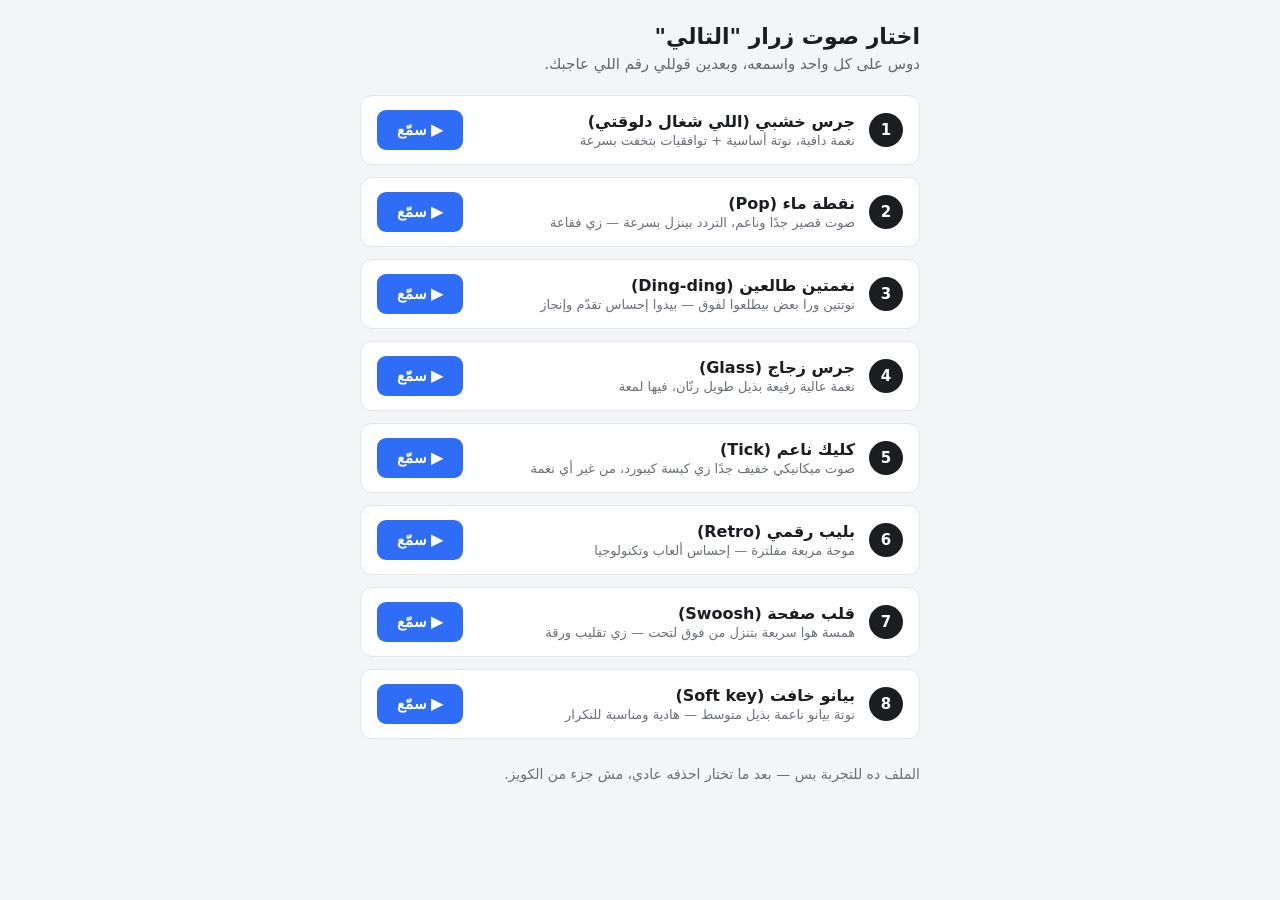
<file: sound-test.html>
<!doctype html>
<html lang="ar" dir="rtl">
  <head>
    <meta charset="UTF-8" />
    <meta name="viewport" content="width=device-width, initial-scale=1.0" />
    <title>اختار صوت زرار التالي</title>
    <style>
      body {
        font-family: system-ui, "Segoe UI", Tahoma, sans-serif;
        background: #f4f5f7;
        color: #1c1d21;
        margin: 0;
        padding: 24px 16px 48px;
      }
      .wrap { max-width: 560px; margin: 0 auto; }
      h1 { font-size: 22px; margin: 0 0 6px; }
      p.hint { color: #666; margin: 0 0 22px; font-size: 15px; }
      .card {
        display: flex;
        align-items: center;
        gap: 14px;
        background: #fff;
        border: 1px solid #e3e5e9;
        border-radius: 12px;
        padding: 14px 16px;
        margin-bottom: 12px;
      }
      .num {
        flex: none;
        width: 34px; height: 34px;
        border-radius: 50%;
        background: #1c1d21; color: #fff;
        display: grid; place-items: center;
        font-weight: 700; font-size: 15px;
      }
      .meta { flex: 1; }
      .name { font-weight: 700; font-size: 16px; }
      .desc { color: #6b6f76; font-size: 13px; margin-top: 2px; }
      button.play {
        flex: none;
        background: #2f6df6; color: #fff;
        border: 0; border-radius: 9px;
        padding: 11px 20px;
        font-size: 15px; font-weight: 600;
        cursor: pointer;
      }
      button.play:active { transform: scale(0.97); }
      .footer { margin-top: 24px; color: #6b6f76; font-size: 14px; line-height: 1.7; }
    </style>
  </head>
  <body>
    <div class="wrap">
      <h1>اختار صوت زرار "التالي"</h1>
      <p class="hint">دوس على كل واحد واسمعه، وبعدين قوللي رقم اللي عاجبك.</p>
      <div id="list"></div>
      <div class="footer">
        الملف ده للتجربة بس — بعد ما تختار احذفه عادي، مش جزء من الكويز.
      </div>
    </div>

    <script>
      let ctx = null;
      function audio() {
        if (!ctx) ctx = new (window.AudioContext || window.webkitAudioContext)();
        if (ctx.state === "suspended") ctx.resume();
        return ctx;
      }

      // نغمة واحدة: تردد + شكل موجة + ظرف صوتي (بيعلى بسرعة وبيخفت بالتدريج)
      function tone(dest, { freq, type = "sine", peak = 0.2, attack = 0.008, decay = 0.3, at = 0, glideTo = null, glideTime = 0.1 }) {
        const c = audio();
        const t = c.currentTime + at;
        const osc = c.createOscillator();
        const env = c.createGain();
        osc.type = type;
        osc.frequency.setValueAtTime(freq, t);
        if (glideTo) osc.frequency.exponentialRampToValueAtTime(glideTo, t + glideTime);
        env.gain.setValueAtTime(0.0001, t);
        env.gain.exponentialRampToValueAtTime(peak, t + attack);
        env.gain.exponentialRampToValueAtTime(0.0001, t + decay);
        osc.connect(env).connect(dest);
        osc.start(t);
        osc.stop(t + decay + 0.03);
      }

      // ضوضاء قصيرة، بتستخدم في صوت الكليك والـ swoosh
      function noise(dest, { peak = 0.2, decay = 0.12, at = 0, filterType = "bandpass", from = 1200, to = null }) {
        const c = audio();
        const t = c.currentTime + at;
        const len = Math.ceil(c.sampleRate * (decay + 0.05));
        const buf = c.createBuffer(1, len, c.sampleRate);
        const data = buf.getChannelData(0);
        for (let i = 0; i < len; i++) data[i] = Math.random() * 2 - 1;
        const src = c.createBufferSource();
        src.buffer = buf;
        const filt = c.createBiquadFilter();
        filt.type = filterType;
        filt.Q.value = 1.2;
        filt.frequency.setValueAtTime(from, t);
        if (to) filt.frequency.exponentialRampToValueAtTime(to, t + decay);
        const env = c.createGain();
        env.gain.setValueAtTime(0.0001, t);
        env.gain.exponentialRampToValueAtTime(peak, t + 0.005);
        env.gain.exponentialRampToValueAtTime(0.0001, t + decay);
        src.connect(filt).connect(env).connect(dest);
        src.start(t);
        src.stop(t + decay + 0.05);
      }

      function lowpass(cutoff, gain) {
        const c = audio();
        const f = c.createBiquadFilter();
        f.type = "lowpass";
        f.frequency.value = cutoff;
        const g = c.createGain();
        g.gain.value = gain;
        f.connect(g).connect(c.destination);
        return f;
      }

      const SOUNDS = [
        {
          name: "جرس خشبي (اللي شغال دلوقتي)",
          desc: "نغمة دافية، نوتة أساسية + توافقيات بتخفت بسرعة",
          play() {
            const out = lowpass(2800, 0.9);
            tone(out, { freq: 784, type: "triangle", peak: 0.22, decay: 0.55 });
            tone(out, { freq: 1568, peak: 0.09, decay: 0.28 });
            tone(out, { freq: 2359, peak: 0.04, decay: 0.15 });
          },
        },
        {
          name: "نقطة ماء (Pop)",
          desc: "صوت قصير جدًا وناعم، التردد بينزل بسرعة — زي فقاعة",
          play() {
            const out = lowpass(4000, 1);
            tone(out, { freq: 900, type: "sine", peak: 0.32, attack: 0.004, decay: 0.14, glideTo: 320, glideTime: 0.09 });
          },
        },
        {
          name: "نغمتين طالعين (Ding-ding)",
          desc: "نوتتين ورا بعض بيطلعوا لفوق — بيدوا إحساس تقدّم وإنجاز",
          play() {
            const out = lowpass(3200, 0.8);
            tone(out, { freq: 1046, type: "triangle", peak: 0.2, decay: 0.22, at: 0 });
            tone(out, { freq: 1319, type: "triangle", peak: 0.22, decay: 0.45, at: 0.09 });
          },
        },
        {
          name: "جرس زجاج (Glass)",
          desc: "نغمة عالية رفيعة بذيل طويل رنّان، فيها لمعة",
          play() {
            const out = lowpass(6000, 0.7);
            tone(out, { freq: 1568, peak: 0.16, decay: 0.9 });
            tone(out, { freq: 1573, peak: 0.12, decay: 0.85 });
            tone(out, { freq: 3136, peak: 0.05, decay: 0.4 });
          },
        },
        {
          name: "كليك ناعم (Tick)",
          desc: "صوت ميكانيكي خفيف جدًا زي كبسة كيبورد، من غير أي نغمة",
          play() {
            const out = lowpass(9000, 1);
            noise(out, { peak: 0.28, decay: 0.05, from: 2200, filterType: "bandpass" });
            tone(out, { freq: 180, type: "sine", peak: 0.18, attack: 0.002, decay: 0.06 });
          },
        },
        {
          name: "بليب رقمي (Retro)",
          desc: "موجة مربعة مفلترة — إحساس ألعاب وتكنولوجيا",
          play() {
            const out = lowpass(2000, 0.6);
            tone(out, { freq: 660, type: "square", peak: 0.16, attack: 0.005, decay: 0.09 });
            tone(out, { freq: 990, type: "square", peak: 0.16, attack: 0.005, decay: 0.13, at: 0.07 });
          },
        },
        {
          name: "قلب صفحة (Swoosh)",
          desc: "همسة هوا سريعة بتنزل من فوق لتحت — زي تقليب ورقة",
          play() {
            const c = audio();
            const g = c.createGain();
            g.gain.value = 0.9;
            g.connect(c.destination);
            noise(g, { peak: 0.22, decay: 0.22, from: 4000, to: 500, filterType: "bandpass" });
          },
        },
        {
          name: "بيانو خافت (Soft key)",
          desc: "نوتة بيانو ناعمة بذيل متوسط — هادية ومناسبة للتكرار",
          play() {
            const out = lowpass(2200, 0.95);
            tone(out, { freq: 587, type: "triangle", peak: 0.2, attack: 0.01, decay: 0.7 });
            tone(out, { freq: 1174, type: "sine", peak: 0.07, decay: 0.35 });
            tone(out, { freq: 880, type: "sine", peak: 0.05, decay: 0.5 });
          },
        },
      ];

      const list = document.getElementById("list");
      SOUNDS.forEach((s, i) => {
        const card = document.createElement("div");
        card.className = "card";
        card.innerHTML =
          '<div class="num">' + (i + 1) + "</div>" +
          '<div class="meta"><div class="name"></div><div class="desc"></div></div>' +
          '<button class="play" type="button">▶ سمّع</button>';
        card.querySelector(".name").textContent = s.name;
        card.querySelector(".desc").textContent = s.desc;
        card.querySelector("button").addEventListener("click", s.play);
        list.appendChild(card);
      });
    </script>
  </body>
</html>
</file>
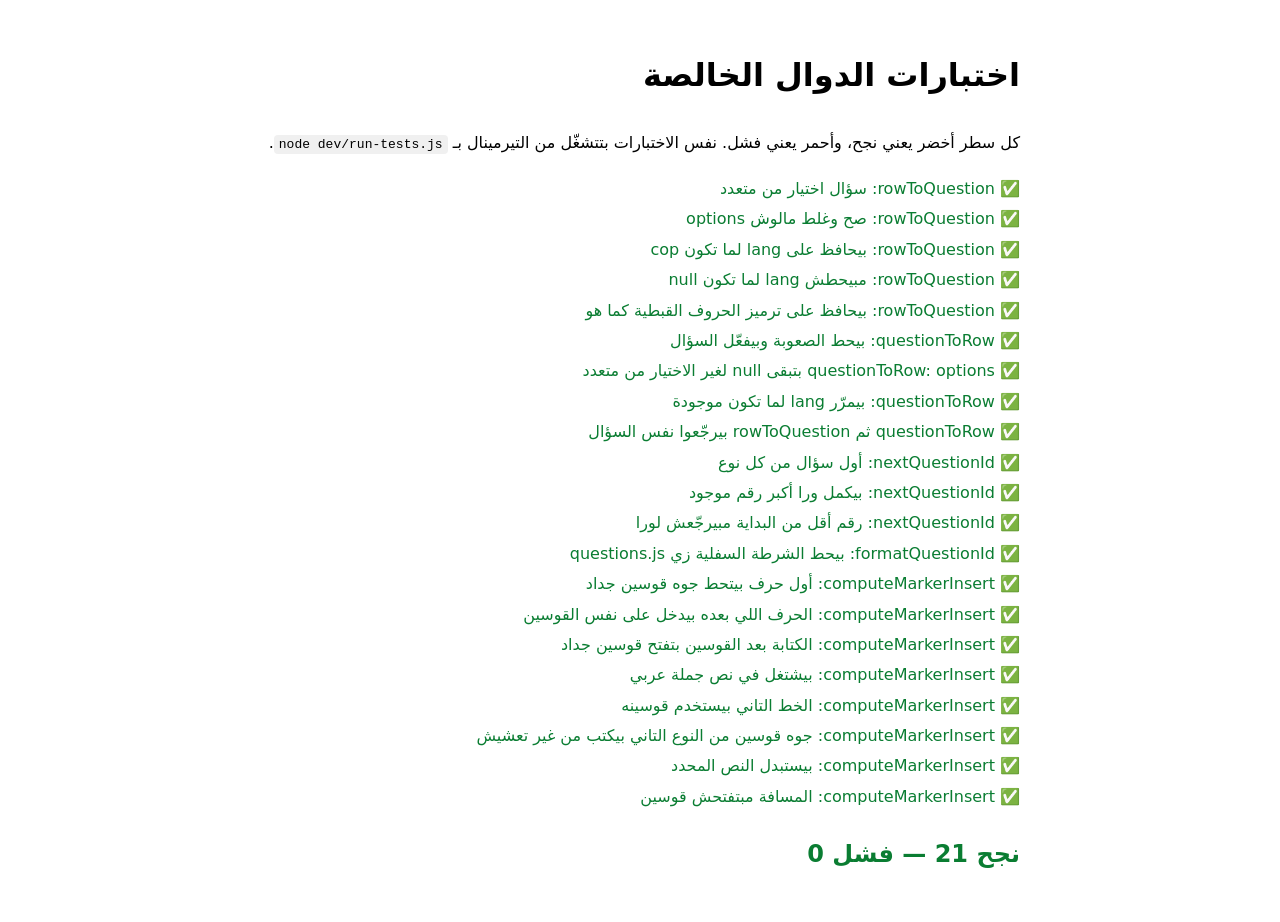
<file: dev/tests.html>
<!doctype html>
<html lang="ar" dir="rtl">
  <head>
    <meta charset="UTF-8" />
    <meta name="viewport" content="width=device-width, initial-scale=1.0" />
    <title>اختبارات</title>
    <style>
      body {
        font-family: system-ui, sans-serif;
        padding: 24px;
        line-height: 1.9;
        max-width: 760px;
        margin: 0 auto;
      }
      .pass { color: #0a7d32; }
      .fail { color: #c02626; font-weight: bold; }
      code { background: #f0f0f0; padding: 2px 5px; border-radius: 4px; }
    </style>
  </head>
  <body>
    <h1>اختبارات الدوال الخالصة</h1>
    <p>
      كل سطر أخضر يعني نجح، وأحمر يعني فشل. نفس الاختبارات بتتشغّل من التيرمينال بـ
      <code>node dev/run-tests.js</code>.
    </p>
    <div id="out"></div>

    <script>
      // عدّاد بسيط بدل مكتبة اختبارات — المشروع من غير npm عن قصد.
      // لازم يتعرّف قبل ملف الاختبارات لأنه بينادي test() وقت التحميل.
      let passed = 0;
      let failed = 0;

      function test(name, fn) {
        const line = document.createElement("div");
        try {
          fn();
          passed++;
          line.className = "pass";
          line.textContent = "✅ " + name;
        } catch (e) {
          failed++;
          line.className = "fail";
          line.textContent = "❌ " + name + " — " + e.message;
        }
        document.getElementById("out").appendChild(line);
      }

      function assertEqual(actual, expected, label) {
        const a = JSON.stringify(actual);
        const b = JSON.stringify(expected);
        if (a !== b) {
          throw new Error(
            (label ? label + ": " : "") + `المتوقع ${b} والفعلي ${a}`,
          );
        }
      }
    </script>

    <script src="../js/lib/quiz-core.js?v=10"></script>
    <script src="../js/lib/coptic-keyboard.js?v=10"></script>
    <script src="quiz-core.tests.js?v=10"></script>

    <script>
      const summary = document.createElement("h2");
      summary.textContent = `نجح ${passed} — فشل ${failed}`;
      summary.className = failed === 0 ? "pass" : "fail";
      document.getElementById("out").appendChild(summary);
    </script>
  </body>
</html>
</file>
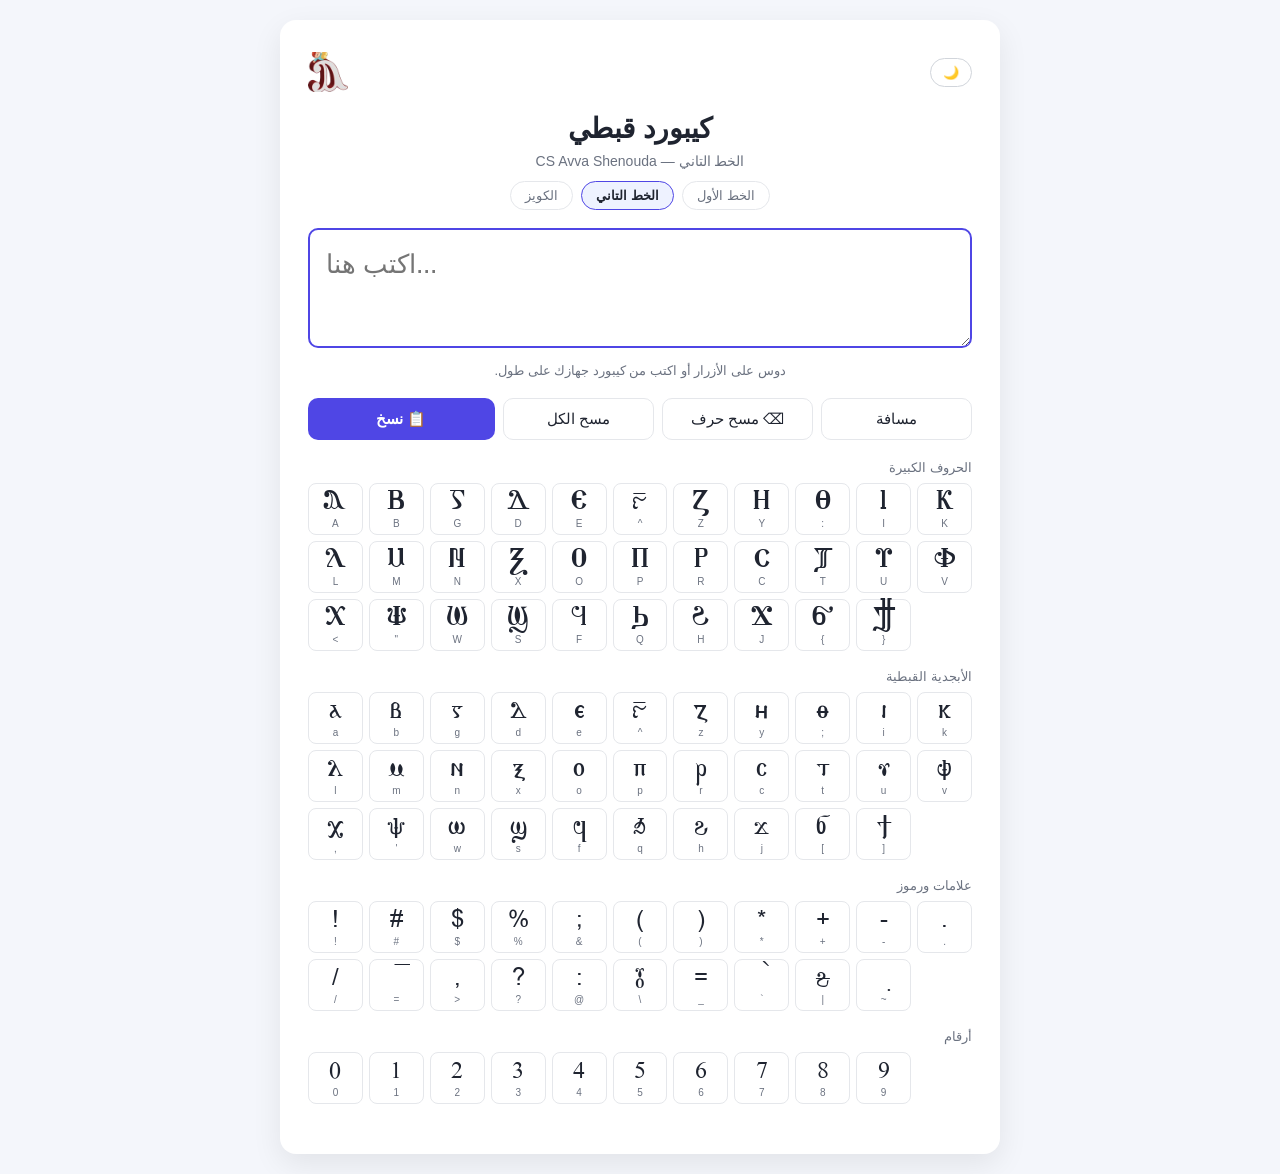
<file: pages/keyboard-alt.html>
<!doctype html>
<html lang="ar" dir="rtl">
  <head>
    <meta charset="UTF-8" />
    <meta name="viewport" content="width=device-width, initial-scale=1.0" />
    <title>كيبورد قبطي - الخط التاني</title>
    <link id="favicon" rel="icon" type="image/png" href="../assets/img/logo.png" />
    <link rel="stylesheet" href="../css/style.css?v=10" />
    <link rel="stylesheet" href="../css/keyboard.css?v=10" />
    <script>
      // الثيم المحفوظ بيتطبّق قبل الرسم عشان متشوفش ومضة بيضا.
      // مكرر هنا عن قصد: لازم يشتغل قبل تحميل مكتبة الثيم.
      try {
        document.documentElement.dataset.theme =
          localStorage.getItem("quiz_theme") === "dark" ? "dark" : "light";
      } catch (e) {}
    </script>
  </head>
  <body class="kb-font-alt">
    <div class="app app-wide">
      <div class="app-header" dir="ltr">
        <img id="logo" src="../assets/img/logo.png" alt="Logo" class="logo" />
        <div class="header-toggles">
          <button id="theme-toggle" class="toggle-btn" type="button">🌙</button>
        </div>
      </div>

      <h1>كيبورد قبطي</h1>
      <p class="kb-font-name">الخط التاني — CS Avva Shenouda</p>

      <nav class="kb-nav">
        <a href="keyboard.html">الخط الأول</a>
        <a href="keyboard-alt.html" class="is-active">الخط التاني</a>
        <a href="../index.html">الكويز</a>
      </nav>

      <textarea
        id="kb-output"
        class="kb-output"
        dir="ltr"
        spellcheck="false"
        autocomplete="off"
        placeholder="اكتب هنا..."
      ></textarea>

      <p class="kb-hint">
        دوس على الأزرار أو اكتب من كيبورد جهازك على طول.
      </p>

      <div class="kb-actions">
        <button id="kb-space" class="btn neutral" type="button">مسافة</button>
        <button id="kb-back" class="btn neutral" type="button">⌫ مسح حرف</button>
        <button id="kb-clear" class="btn neutral" type="button">مسح الكل</button>
        <button id="kb-copy" class="btn primary copy" type="button">
          📋 نسخ
        </button>
      </div>

      <div id="kb-keys"></div>
    </div>

    <script src="../js/lib/theme.js?v=10"></script>
    <script src="../js/lib/coptic-keyboard.js?v=10"></script>

    <script src="../js/keyboard.js?v=10"></script>
  </body>
</html>
</file>
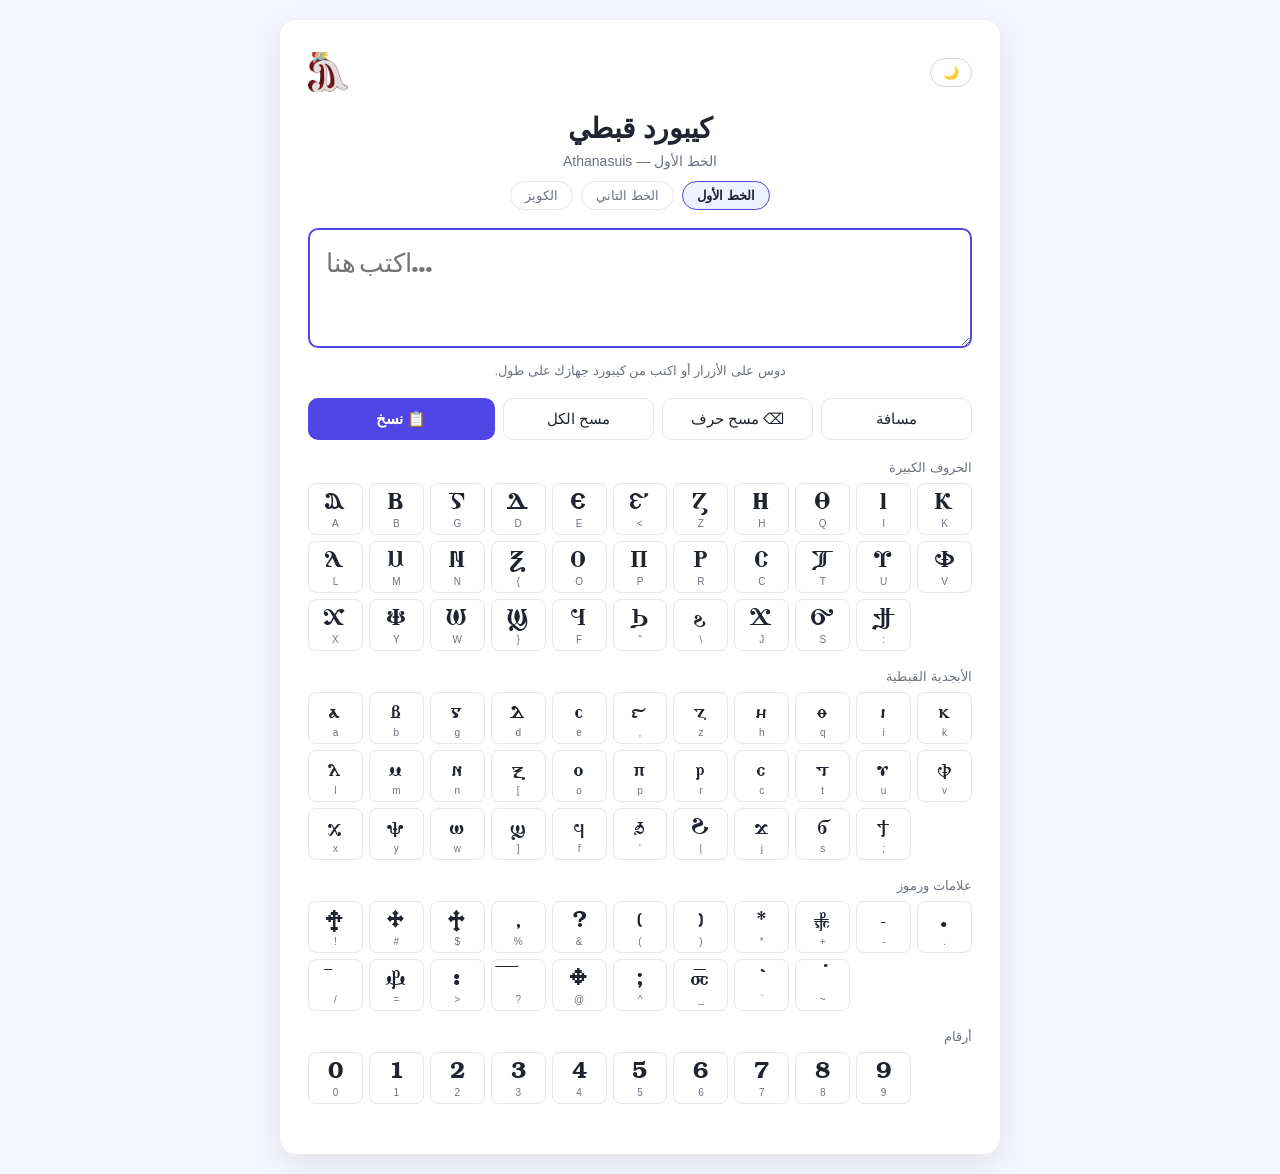
<file: pages/keyboard.html>
<!doctype html>
<html lang="ar" dir="rtl">
  <head>
    <meta charset="UTF-8" />
    <meta name="viewport" content="width=device-width, initial-scale=1.0" />
    <title>كيبورد قبطي - الخط الأول</title>
    <link id="favicon" rel="icon" type="image/png" href="../assets/img/logo.png" />
    <link rel="stylesheet" href="../css/style.css?v=10" />
    <link rel="stylesheet" href="../css/keyboard.css?v=10" />
    <script>
      // الثيم المحفوظ بيتطبّق قبل الرسم عشان متشوفش ومضة بيضا.
      // مكرر هنا عن قصد: لازم يشتغل قبل تحميل مكتبة الثيم.
      try {
        document.documentElement.dataset.theme =
          localStorage.getItem("quiz_theme") === "dark" ? "dark" : "light";
      } catch (e) {}
    </script>
  </head>
  <body class="kb-font-main">
    <div class="app app-wide">
      <div class="app-header" dir="ltr">
        <img id="logo" src="../assets/img/logo.png" alt="Logo" class="logo" />
        <div class="header-toggles">
          <button id="theme-toggle" class="toggle-btn" type="button">🌙</button>
        </div>
      </div>

      <h1>كيبورد قبطي</h1>
      <p class="kb-font-name">الخط الأول — Athanasuis</p>

      <nav class="kb-nav">
        <a href="keyboard.html" class="is-active">الخط الأول</a>
        <a href="keyboard-alt.html">الخط التاني</a>
        <a href="../index.html">الكويز</a>
      </nav>

      <textarea
        id="kb-output"
        class="kb-output"
        dir="ltr"
        spellcheck="false"
        autocomplete="off"
        placeholder="اكتب هنا..."
      ></textarea>

      <p class="kb-hint">
        دوس على الأزرار أو اكتب من كيبورد جهازك على طول.
      </p>

      <div class="kb-actions">
        <button id="kb-space" class="btn neutral" type="button">مسافة</button>
        <button id="kb-back" class="btn neutral" type="button">⌫ مسح حرف</button>
        <button id="kb-clear" class="btn neutral" type="button">مسح الكل</button>
        <button id="kb-copy" class="btn primary copy" type="button">
          📋 نسخ
        </button>
      </div>

      <div id="kb-keys"></div>
    </div>

    <script src="../js/lib/theme.js?v=10"></script>
    <script src="../js/lib/coptic-keyboard.js?v=10"></script>

    <script src="../js/keyboard.js?v=10"></script>
  </body>
</html>
</file>
<file: css/style.css>
* {
  box-sizing: border-box;
}

:root {
  --bg: #f4f6fb;
  --card-bg: #ffffff;
  --text: #1f2430;
  --muted: #6b7280;
  --border: #e5e7eb;
  --shadow: rgba(0, 0, 0, 0.08);
  --option-bg: #ffffff;
  --selected-border: #4f46e5;
  --selected-bg: #eef2ff;
  --primary: #4f46e5;
  --primary-hover: #4338ca;
  --danger: #dc2626;
  --correct-border: #86efac;
  --correct-bg: #f0fdf4;
  --wrong-border: #fca5a5;
  --wrong-bg: #fef2f2;
  --toggle-bg: #ffffff;
  --toggle-border: #d1d5db;
}

html[data-theme="dark"] {
  --bg: #12131a;
  --card-bg: #1c1e29;
  --text: #f1f2f6;
  --muted: #9ca3af;
  --border: #33364a;
  --shadow: rgba(0, 0, 0, 0.4);
  --option-bg: #23253299;
  --selected-border: #818cf8;
  --selected-bg: #2b2e46;
  --primary: #6366f1;
  --primary-hover: #7375f2;
  --danger: #f87171;
  --correct-border: #22c55e;
  --correct-bg: #14251c;
  --wrong-border: #ef4444;
  --wrong-bg: #2a1616;
  --toggle-bg: #23253299;
  --toggle-border: #40435a;
}

body {
  margin: 0;
  min-height: 100vh;
  display: flex;
  align-items: center;
  justify-content: center;
  background: var(--bg);
  font-family: "Segoe UI", Tahoma, Arial, sans-serif;
  color: var(--text);
  padding: 20px 0;
  transition: background 0.2s ease, color 0.2s ease;
}

.app {
  width: 100%;
  max-width: 480px;
  background: var(--card-bg);
  border-radius: 16px;
  box-shadow: 0 10px 30px var(--shadow);
  padding: 32px 28px;
  margin: 0 20px;
  transition: background 0.2s ease;
}

@media (max-width: 480px) {
  .app {
    padding: 24px 18px;
    margin: 0 12px;
    border-radius: 12px;
  }

  h1 {
    font-size: 24px;
  }

  h2 {
    font-size: 18px;
  }
}

.hidden {
  display: none;
}

[hidden] {
  display: none !important;
}

h1 {
  margin: 0 0 8px;
  font-size: 28px;
  text-align: center;
}

.app-header {
  display: flex;
  align-items: center;
  justify-content: space-between;
  margin-bottom: 20px;
}

.logo {
  width: 40px;
  height: 40px;
  object-fit: contain;
}

.header-toggles {
  display: flex;
  gap: 8px;
}

.toggle-btn {
  background: var(--toggle-bg);
  color: var(--text);
  border: 1px solid var(--toggle-border);
  border-radius: 999px;
  padding: 6px 12px;
  font-size: 13px;
  cursor: pointer;
}

.toggle-btn:hover {
  border-color: var(--selected-border);
}

/* زرار الإدارة لينك مش زرار، فمحتاج يتظبط عشان يبقى بنفس شكل اللي جنبه */
a.toggle-btn {
  display: inline-flex;
  align-items: center;
  text-decoration: none;
  line-height: 1;
}

a.toggle-btn[hidden] {
  display: none;
}

h2 {
  font-size: 20px;
  margin: 0 0 20px;
}

.quiz-notice {
  background: var(--selected-bg);
  border: 1px solid var(--selected-border);
  color: var(--text);
  border-radius: 10px;
  padding: 12px 14px;
  margin-bottom: 16px;
  font-size: 14px;
  line-height: 1.7;
  text-align: center;
}

.last-score {
  text-align: center;
  color: var(--muted);
  margin-bottom: 24px;
}

.btn {
  display: block;
  width: 100%;
  padding: 12px 16px;
  border: none;
  border-radius: 10px;
  font-size: 16px;
  cursor: pointer;
  transition: background 0.15s ease;
}

.btn.primary {
  background: var(--primary);
  color: #fff;
  margin-top: 20px;
}

.btn.primary:hover {
  background: var(--primary-hover);
}

/* لينك صغير تحت زرار البداية، مش زرار عشان ميشتتش عن «ابدأ الكويز» */
.page-link {
  display: block;
  margin-top: 14px;
  text-align: center;
  color: var(--muted);
  font-size: 14px;
  text-decoration: none;
}

.page-link:hover {
  color: var(--primary);
  text-decoration: underline;
}

.progress {
  color: var(--muted);
  font-size: 14px;
  margin-bottom: 12px;
  display: flex;
  align-items: center;
  justify-content: space-between;
}

.timer {
  font-weight: 600;
  font-variant-numeric: tabular-nums;
  color: var(--text);
}

.timer.timer-danger {
  color: var(--danger);
  animation: timer-pulse 1s ease-in-out infinite;
}

@keyframes timer-pulse {
  0%,
  100% {
    transform: scale(1);
  }
  50% {
    transform: scale(1.25);
  }
}

.option {
  display: block;
  width: 100%;
  text-align: right;
  padding: 12px 16px;
  margin-bottom: 10px;
  border: 2px solid var(--border);
  border-radius: 10px;
  background: var(--option-bg);
  color: var(--text);
  font-size: 15px;
  cursor: pointer;
  transition: border-color 0.15s ease, background 0.15s ease;
}

.option.truefalse-icon {
  text-align: center;
  font-size: 32px;
  padding: 14px 16px;
}

#answer-area.truefalse-row {
  display: flex;
  gap: 10px;
}

.truefalse-row .option {
  width: auto;
  flex: 1;
  margin-bottom: 0;
}

@font-face {
  font-family: "Coptic";
  src: url("../assets/fonts/Athanasuis-Plain.ttf");
}

@font-face {
  font-family: "Coptic-Alt";
  src: url("../assets/fonts/CS-Avva-Shenouda.ttf");
}

.coptic-text {
  font-family: "Coptic", "Segoe UI", Tahoma, Arial, sans-serif;
  font-size: 1.15em;
  direction: ltr;
  unicode-bidi: isolate;
}

.coptic-text-alt {
  font-family: "Coptic-Alt", "Segoe UI", Tahoma, Arial, sans-serif;
  font-size: 1.15em;
  direction: ltr;
  unicode-bidi: isolate;
}

.option:hover {
  border-color: #a5b4fc;
}

.option.selected {
  border-color: var(--selected-border);
  background: var(--selected-bg);
}

input[type="text"] {
  width: 100%;
  padding: 12px 16px;
  border: 2px solid var(--border);
  border-radius: 10px;
  background: var(--option-bg);
  color: var(--text);
  font-size: 16px;
}

input[type="text"]:focus {
  outline: none;
  border-color: var(--selected-border);
}

.score-text {
  text-align: center;
  font-size: 22px;
  font-weight: 600;
  margin-bottom: 20px;
}

.review-list {
  display: flex;
  flex-direction: column;
  gap: 10px;
  max-height: 320px;
  overflow-y: auto;
}

.review-item {
  padding: 12px 14px;
  border-radius: 10px;
  border: 2px solid var(--border);
}

.review-item.correct {
  border-color: var(--correct-border);
  background: var(--correct-bg);
}

.review-item.wrong {
  border-color: var(--wrong-border);
  background: var(--wrong-bg);
}

.review-item .q {
  font-weight: 600;
  margin-bottom: 4px;
}

.review-item .a {
  font-size: 14px;
  color: var(--muted);
}

/* ===== TEMP: ستايل أدوات التجربة، هيتشال معاها ===== */
.debug-tools {
  display: flex;
  flex-direction: column;
  gap: 8px;
  margin-top: 10px;
}

.debug-tools.debug-nav {
  flex-direction: row;
  margin-top: 0;
  margin-bottom: 12px;
}

/* خانتين النقل لسؤال معيّن، جوه الامتحان: واحدة بالترتيب وواحدة بالـ id */
.debug-goto {
  display: flex;
  flex-direction: column;
  gap: 6px;
  margin-bottom: 14px;
}

.debug-goto-row {
  display: flex;
  gap: 8px;
  align-items: center;
}

.debug-goto-row label {
  flex-shrink: 0;
  font-size: 12px;
  color: var(--muted);
  min-width: 96px;
  text-align: start;
}

.debug-goto input[type="text"] {
  flex: 1;
  min-width: 0;
}

.debug-goto .debug-btn {
  width: auto;
  white-space: nowrap;
}

.debug-btn {
  flex: 1;
  background: var(--muted);
  color: #fff;
  opacity: 0.85;
}

.debug-btn:hover {
  opacity: 1;
}

.debug-answers-bar {
  display: flex;
  flex-wrap: wrap;
  gap: 4px;
  margin-bottom: 12px;
  max-height: 116px;
  overflow-y: auto;
  padding: 2px;
}

.debug-dot {
  min-width: 26px;
  height: 26px;
  padding: 0 5px;
  border-radius: 6px;
  border: 1px solid var(--border);
  background: var(--option-bg);
  color: var(--muted);
  font-size: 11px;
  font-weight: 700;
  font-family: inherit;
  display: inline-flex;
  align-items: center;
  justify-content: center;
  cursor: pointer;
  transition: transform 0.1s ease;
}

.debug-dot:hover {
  transform: scale(1.15);
}

.debug-dot.is-correct {
  background: #22c55e;
  border-color: #16a34a;
  color: #fff;
}

.debug-dot.is-wrong {
  background: #ef4444;
  border-color: #dc2626;
  color: #fff;
}

.debug-dot.is-current {
  border-color: var(--selected-border);
  box-shadow: 0 0 0 2px var(--selected-border);
}

/* خانة اسم الطالب في شاشة البداية */
.name-field {
  display: flex;
  flex-direction: column;
  gap: 6px;
  width: 100%;
  max-width: 320px;
  margin: 0 auto 16px;
  text-align: start;
}

.name-field label {
  font-size: 0.95rem;
  color: var(--muted);
}

.name-field input {
  font: inherit;
  width: 100%;
  padding: 10px 12px;
  border-radius: 10px;
  border: 1px solid var(--border);
  background: var(--card-bg);
  color: var(--text);
}

.name-field input:focus {
  outline: none;
  border-color: var(--selected-border);
}

/* "إنهاء الامتحان" تحت خالص وبعيد عن "التالي"، وشكله أهدى منه
   عشان محدش يدوسه وهو قاصد يكمّل */
.btn.btn-quiet {
  display: block;
  width: 100%;
  margin-top: 28px;
  background: transparent;
  color: var(--muted);
  border: 1px solid var(--border);
  font-size: 14px;
}

.btn.btn-quiet:hover {
  color: var(--danger);
  border-color: var(--danger);
}
</file>
<file: css/keyboard.css>
/* ===== ستايل صفحات الكيبورد القبطي ===== */
/* بيتبني فوق style.css: نفس المتغيرات والثيم وأزرار .btn / .toggle-btn */

/* الكيبورد محتاج عرض أكبر من كارت الكويز */
.app.app-wide {
  max-width: 720px;
}

/* ===== اختيار الخط حسب الصفحة ===== */
/* كل زرار بيتعرض بخط الصفحة نفسه، فالليبل هو الشكل القبطي اللي هيطلع فعلاً */
.kb-font-main .kb-glyph,
.kb-font-main .kb-output {
  font-family: "Coptic", "Segoe UI", Tahoma, Arial, sans-serif;
}

.kb-font-alt .kb-glyph,
.kb-font-alt .kb-output {
  font-family: "Coptic-Alt", "Segoe UI", Tahoma, Arial, sans-serif;
}

/* اسم الخط اللي الصفحة شغالة بيه، تحت العنوان على طول */
.kb-font-name {
  margin: 0 0 12px;
  text-align: center;
  color: var(--muted);
  font-size: 14px;
}

/* ===== شريط التنقل بين الصفحتين ===== */
.kb-nav {
  display: flex;
  gap: 8px;
  justify-content: center;
  flex-wrap: wrap;
  margin-bottom: 18px;
}

.kb-nav a {
  text-decoration: none;
  color: var(--muted);
  border: 1px solid var(--border);
  border-radius: 999px;
  padding: 6px 14px;
  font-size: 13px;
  transition: border-color 0.15s ease, color 0.15s ease;
}

.kb-nav a:hover {
  border-color: var(--selected-border);
  color: var(--text);
}

.kb-nav a.is-active {
  border-color: var(--selected-border);
  background: var(--selected-bg);
  color: var(--text);
  font-weight: 600;
}

/* ===== مربع الكتابة ===== */
.kb-output {
  width: 100%;
  min-height: 110px;
  resize: vertical;
  padding: 14px 16px;
  border: 2px solid var(--border);
  border-radius: 10px;
  background: var(--option-bg);
  color: var(--text);
  font-size: 26px;
  line-height: 1.7;
  direction: ltr;
  unicode-bidi: isolate;
  text-align: left;
}

.kb-output:focus {
  outline: none;
  border-color: var(--selected-border);
}

.kb-hint {
  color: var(--muted);
  font-size: 13px;
  line-height: 1.7;
  margin: 8px 0 16px;
  text-align: center;
}

/* ===== أزرار التحكم ===== */
.kb-actions {
  display: flex;
  gap: 8px;
  margin-bottom: 20px;
}

.kb-actions .btn {
  flex: 1;
  width: auto;
  min-width: 0;
  margin-top: 0;
  font-size: 15px;
  padding: 11px 12px;
}

.kb-actions .btn.neutral {
  background: var(--option-bg);
  color: var(--text);
  border: 1px solid var(--border);
}

.kb-actions .btn.neutral:hover {
  border-color: var(--selected-border);
}

.kb-actions .btn.copy {
  flex: 1.3;
  font-weight: 600;
}

/* ===== مجموعات الأزرار ===== */
.kb-group-title {
  font-size: 13px;
  color: var(--muted);
  margin: 0 0 8px;
}

.kb-group {
  margin-bottom: 18px;
}

.kb-grid {
  /* الصفحة RTL، بس ترتيب الحروف لازم يمشي a-b-c من الشمال لليمين */
  direction: ltr;
  display: grid;
  grid-template-columns: repeat(auto-fill, minmax(52px, 1fr));
  gap: 6px;
}

.kb-key {
  position: relative;
  display: flex;
  flex-direction: column;
  align-items: center;
  justify-content: center;
  gap: 1px;
  min-height: 52px;
  padding: 4px 2px;
  border: 1px solid var(--border);
  border-radius: 8px;
  background: var(--option-bg);
  color: var(--text);
  cursor: pointer;
  transition: border-color 0.12s ease, background 0.12s ease,
    transform 0.08s ease;
}

.kb-key:hover {
  border-color: var(--selected-border);
  background: var(--selected-bg);
}

.kb-key:active {
  transform: scale(0.94);
}

/* الشكل القبطي الكبير */
.kb-glyph {
  font-size: 24px;
  line-height: 1.1;
  direction: ltr;
}

/* الحرف الإنجليزي اللي هيتنسخ فعلاً */
.kb-ascii {
  font-family: "Segoe UI", Tahoma, Arial, sans-serif;
  font-size: 10px;
  color: var(--muted);
  direction: ltr;
}

/* ===== الموبايل ===== */
@media (max-width: 480px) {
  .kb-grid {
    grid-template-columns: repeat(auto-fill, minmax(44px, 1fr));
    gap: 5px;
  }

  .kb-key {
    min-height: 46px;
  }

  .kb-glyph {
    font-size: 20px;
  }

  .kb-output {
    font-size: 22px;
  }

  .kb-actions {
    flex-wrap: wrap;
  }

  .kb-actions .btn {
    flex: 1 1 calc(50% - 4px);
    min-width: 0;
  }

  /* على الموبايل الأربعة بيبقوا 2×2 بعرض واحد */
  .kb-actions .btn.copy {
    flex: 1 1 calc(50% - 4px);
  }
}
</file>
